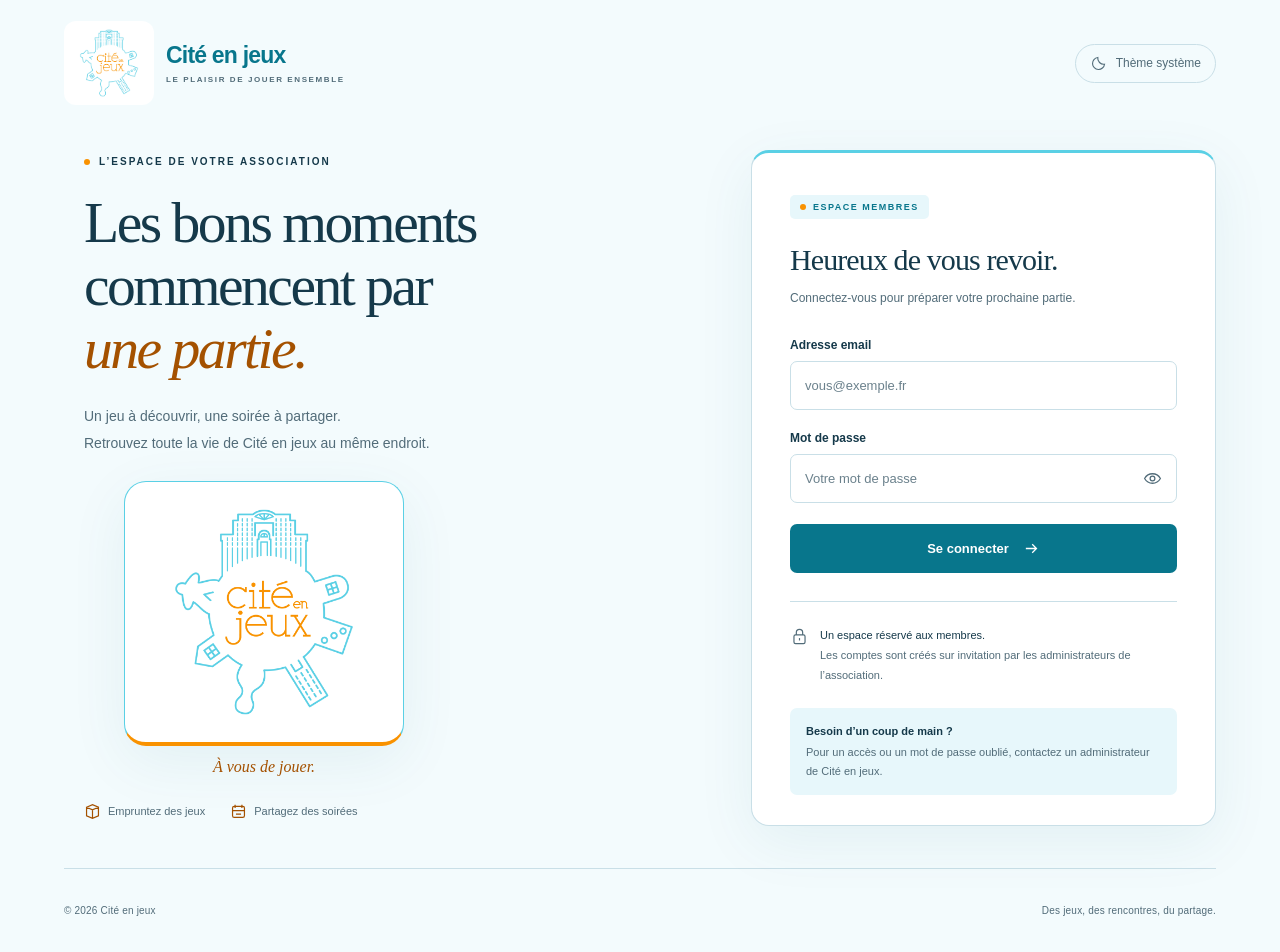
<file: front end/index.html>
<!doctype html>
<html lang="fr">
  <head>
    <meta charset="utf-8">
    <meta name="viewport" content="width=device-width, initial-scale=1">
    <meta name="color-scheme" content="light dark">
    <meta name="theme-color" content="#f3fbfd">
    <meta name="description" content="Connectez-vous à l’espace des membres de Cité en jeux.">
    <title>Connexion · Cité en jeux</title>
    <link rel="icon" href="./logo_cej.png" type="image/png">
    <link rel="stylesheet" href="./styles.css">
    <script src="./login.js" type="module"></script>
  </head>
  <body>
    <div class="page-shell">
      <header class="site-header">
        <a class="brand" href="./" aria-label="Cité en jeux — accueil">
          <img class="brand-logo" src="./logo_cej.png" width="3543" height="3288" alt="">
          <span>Cité en jeux<span class="brand-caption">LE PLAISIR DE JOUER ENSEMBLE</span></span>
        </a>
        <button class="theme-toggle" id="theme-toggle" type="button" aria-label="Changer le thème" hidden>
          <svg viewBox="0 0 24 24" fill="none" stroke="currentColor" stroke-width="1.6" aria-hidden="true"><path d="M20.5 13A8.5 8.5 0 0 1 11 3.5 8.5 8.5 0 1 0 20.5 13Z"/></svg>
          <span id="theme-label">Thème système</span>
        </button>
      </header>

      <main id="main" class="login-layout">
        <section class="welcome" aria-labelledby="welcome-title">
          <p class="eyebrow"><span></span> L’ESPACE DE VOTRE ASSOCIATION</p>
          <h1 id="welcome-title">Les bons moments<br>commencent par<br><em>une partie.</em></h1>
          <p class="welcome-copy">Un jeu à découvrir, une soirée à partager.<br>Retrouvez toute la vie de Cité en jeux au même endroit.</p>

          <div class="association-visual" aria-hidden="true">
            <img src="./logo_cej.png" width="3543" height="3288" alt="">
            <p>À vous de jouer.</p>
          </div>

          <div class="features"><span><svg viewBox="0 0 20 20" fill="none" stroke="currentColor" stroke-width="1.4" aria-hidden="true"><path d="m3 5 7-3 7 3v10l-7 3-7-3zM3 5l7 3 7-3M10 8v10"/></svg> Empruntez des jeux</span><span><svg viewBox="0 0 20 20" fill="none" stroke="currentColor" stroke-width="1.4" aria-hidden="true"><rect x="3" y="4" width="14" height="13" rx="2"/><path d="M6 2v4m8-4v4M3 9h14m-10 4h6"/></svg> Partagez des soirées</span></div>
        </section>

        <section class="login-card" aria-labelledby="login-title">
          <div class="member-label"><span></span> ESPACE MEMBRES</div>
          <h2 id="login-title">Heureux de vous revoir.</h2>
          <p class="login-intro">Connectez-vous pour préparer votre prochaine partie.</p>

          <form id="login-form" action="/api/auth/login" method="post">
            <div class="field">
              <label for="email">Adresse email</label>
              <input id="email" name="email" type="email" autocomplete="username" inputmode="email" autocapitalize="none" spellcheck="false" placeholder="vous@exemple.fr" required aria-describedby="email-error">
              <p class="field-error" id="email-error" hidden></p>
            </div>
            <div class="field">
              <label for="password">Mot de passe</label>
              <div class="password-field">
                <input id="password" name="password" type="password" autocomplete="current-password" placeholder="Votre mot de passe" required aria-describedby="password-error">
                <button id="password-toggle" class="password-toggle" type="button" aria-label="Afficher le mot de passe" aria-controls="password" aria-pressed="false" hidden><svg viewBox="0 0 24 24" fill="none" stroke="currentColor" stroke-width="1.6" aria-hidden="true"><path d="M2 12s3.5-6 10-6 10 6 10 6-3.5 6-10 6S2 12 2 12Z"/><circle cx="12" cy="12" r="3"/></svg></button>
              </div>
              <p class="field-error" id="password-error" hidden></p>
            </div>
            <div class="form-message" id="form-message" role="alert" hidden></div>
            <button class="submit-button" id="submit-button" type="submit"><span>Se connecter</span><svg viewBox="0 0 24 24" fill="none" stroke="currentColor" stroke-width="1.8" aria-hidden="true"><path d="M4 12h15m-6-6 6 6-6 6"/></svg></button>
            <noscript><p class="help-copy">Activez JavaScript pour utiliser cette page de connexion.</p></noscript>
          </form>

          <div class="invitation-note"><svg viewBox="0 0 24 24" fill="none" stroke="currentColor" stroke-width="1.5" aria-hidden="true"><rect x="5" y="10" width="14" height="11" rx="2"/><path d="M8 10V7a4 4 0 0 1 8 0v3"/><path d="M12 14v3"/></svg><p>Un espace réservé aux membres.<br><span>Les comptes sont créés sur invitation par les administrateurs de l’association.</span></p></div>
          <div class="help-note"><strong>Besoin d’un coup de main ?</strong><p>Pour un accès ou un mot de passe oublié, contactez un administrateur de Cité en jeux.</p></div>
        </section>
      </main>
      <footer><span>© <span id="year">2026</span> Cité en jeux</span><span>Des jeux, des rencontres, du partage.</span></footer>
    </div>
  </body>
</html>
</file>
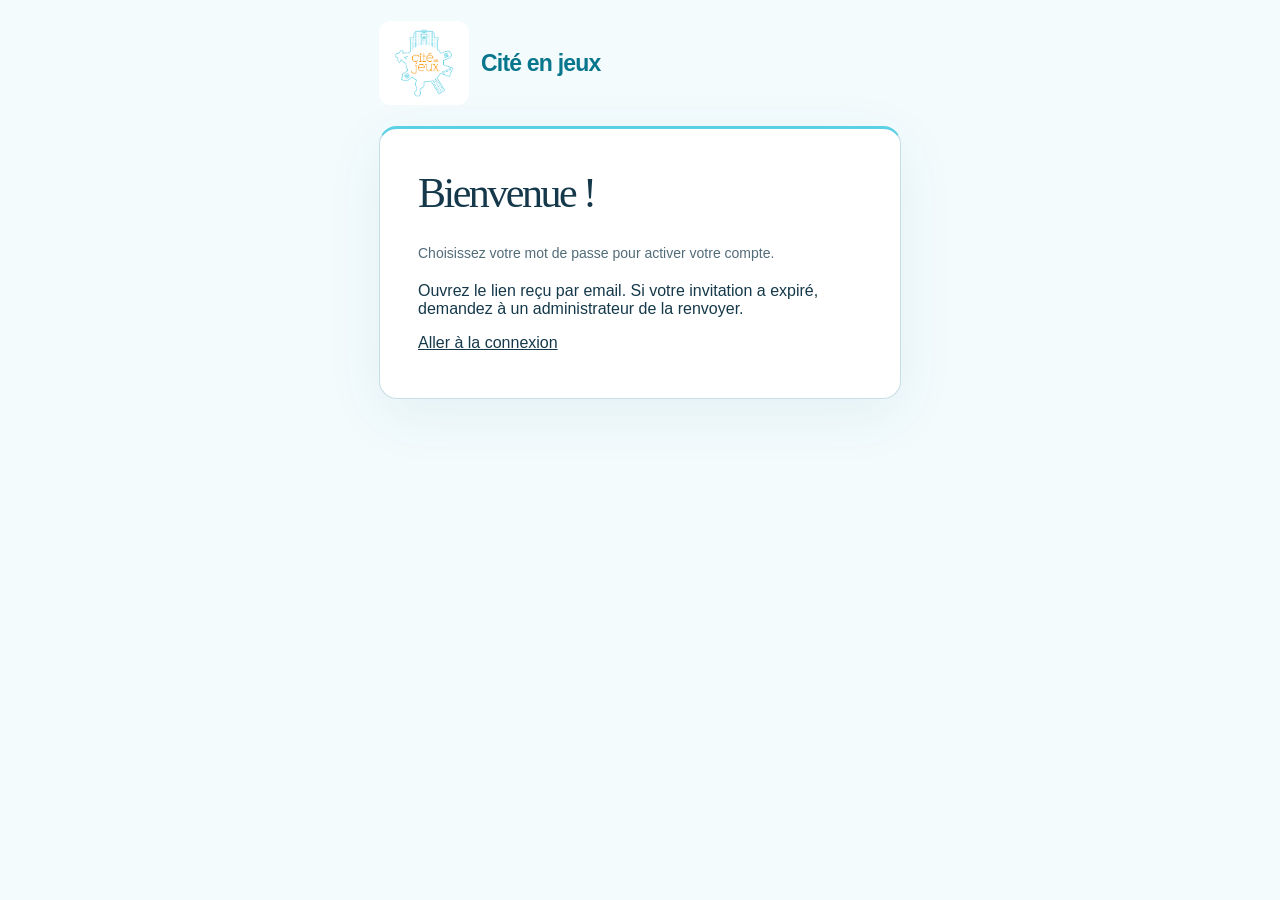
<file: front end/activate.html>
<!doctype html>
<html lang="fr"><head>
  <meta charset="utf-8"><meta name="viewport" content="width=device-width, initial-scale=1"><meta name="referrer" content="no-referrer">
  <meta name="color-scheme" content="light dark"><meta name="theme-color" content="#f3fbfd">
  <title>Activer mon compte · Cité en jeux</title><link rel="icon" href="./logo_cej.png" type="image/png">
  <link rel="stylesheet" href="./styles.css"><script src="./activate.js" type="module"></script>
</head><body><div class="page-shell activation-shell">
  <header class="site-header"><a class="brand" href="/"><img class="brand-logo" src="./logo_cej.png" width="3543" height="3288" alt=""><span>Cité en jeux</span></a></header>
  <main class="login-card"><h1>Bienvenue !</h1><p class="welcome-copy">Choisissez votre mot de passe pour activer votre compte.</p>
    <form id="activation-form" method="post" action="/api/invitations/activate">
      <div class="field"><label for="new-password">Mot de passe (6 caractères minimum)</label><input id="new-password" type="password" autocomplete="new-password" minlength="6" required></div>
      <div class="field"><label for="confirm-password">Confirmez le mot de passe</label><input id="confirm-password" type="password" autocomplete="new-password" minlength="6" required></div>
      <button class="submit-button" id="activate-submit" type="submit">Activer mon compte</button>
    </form>
    <p id="activation-status" role="status" aria-live="polite"></p>
    <p><a href="/">Aller à la connexion</a></p>
  </main>
</div></body></html>
</file>
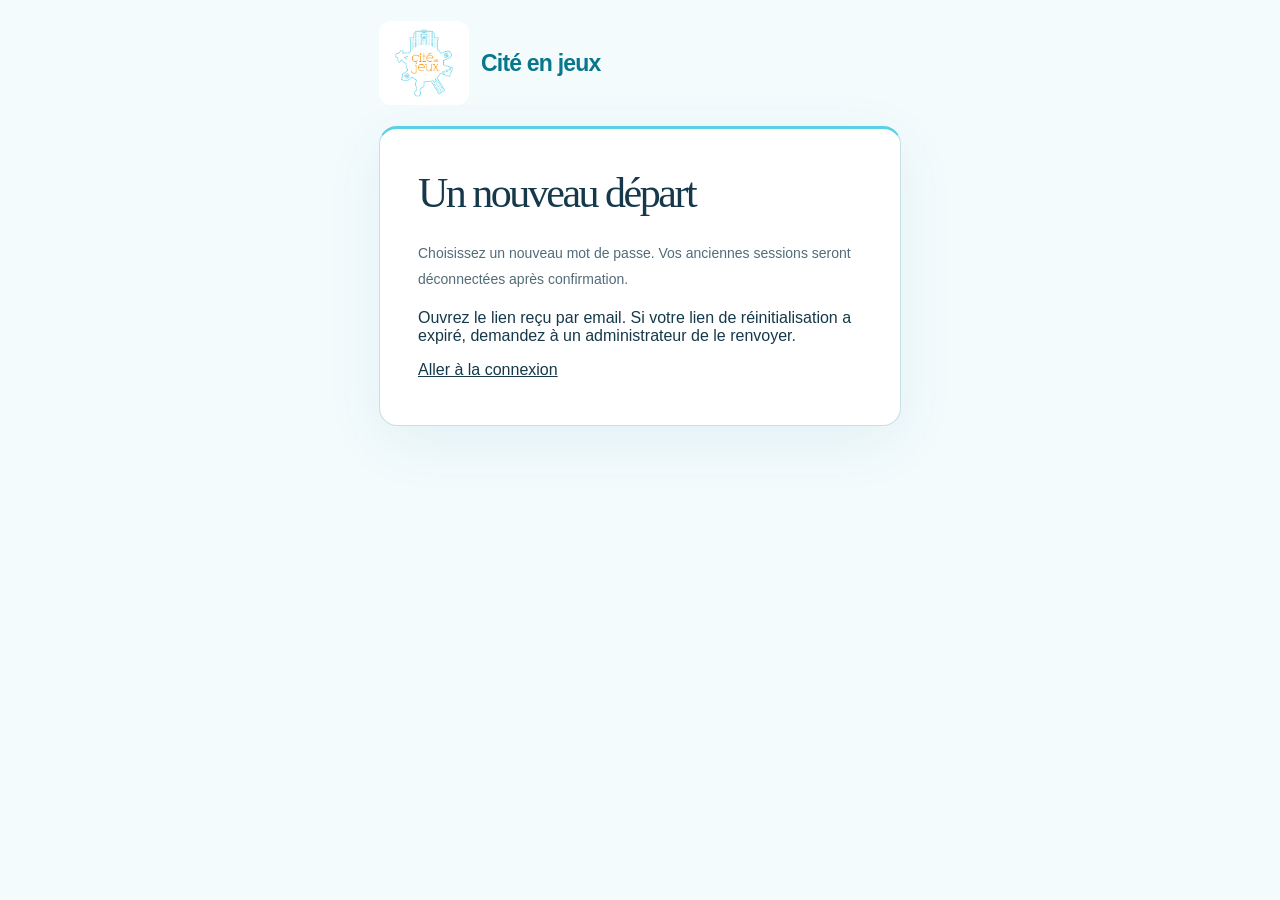
<file: front end/reset-password.html>
<!doctype html>
<html lang="fr"><head>
  <meta charset="utf-8"><meta name="viewport" content="width=device-width, initial-scale=1"><meta name="referrer" content="no-referrer">
  <meta name="color-scheme" content="light dark"><meta name="theme-color" content="#f3fbfd">
  <title>Réinitialiser mon mot de passe · Cité en jeux</title><link rel="icon" href="./logo_cej.png" type="image/png">
  <link rel="stylesheet" href="./styles.css"><script src="./reset-password.js" type="module"></script>
</head><body><div class="page-shell activation-shell">
  <header class="site-header"><a class="brand" href="/"><img class="brand-logo" src="./logo_cej.png" width="3543" height="3288" alt=""><span>Cité en jeux</span></a></header>
  <main class="login-card"><h1>Un nouveau départ</h1><p class="welcome-copy">Choisissez un nouveau mot de passe. Vos anciennes sessions seront déconnectées après confirmation.</p>
    <form id="activation-form" method="post" action="/api/password-reset/confirm">
      <div class="field"><label for="new-password">Mot de passe (6 caractères minimum)</label><input id="new-password" type="password" autocomplete="new-password" minlength="6" required></div>
      <div class="field"><label for="confirm-password">Confirmez le mot de passe</label><input id="confirm-password" type="password" autocomplete="new-password" minlength="6" required></div>
      <button class="submit-button" id="activate-submit" type="submit">Réinitialiser mon mot de passe</button>
    </form>
    <p id="activation-status" role="status" aria-live="polite"></p>
    <p><a href="/">Aller à la connexion</a></p>
  </main>
</div></body></html>
</file>
<file: front end/styles.css>
:root{font-family:Arial,Helvetica,sans-serif;color-scheme:light;--brand-blue:#5ad0e5;--brand-orange:#f99200;--orange-text:#a45100;--button-text:#ffffff;--bg:#f3fbfd;--surface:#ffffff;--text:#15394a;--muted:#526c79;--border:#c9dfe7;--accent:#08768c;--accent-hover:#065c70;--soft:#e7f7fb;--error:#a33030;--error-bg:#fff1ee;--shadow:0 16px 60px #12607812; background:var(--bg);color:var(--text)}
:root[data-theme="dark"]{color-scheme:dark;--orange-text:#ffb34d;--button-text:#102c3a;--bg:#101f2b;--surface:#172d3b;--text:#edf9fc;--muted:#b2cbd5;--border:#3b5969;--accent:#5ad0e5;--accent-hover:#93e2ef;--soft:#203e50;--error:#ffb5a9;--error-bg:#452e2b;--shadow:0 16px 60px #0002}
@media(prefers-color-scheme:dark){:root:not([data-theme="light"]){color-scheme:dark;--orange-text:#ffb34d;--button-text:#102c3a;--bg:#101f2b;--surface:#172d3b;--text:#edf9fc;--muted:#b2cbd5;--border:#3b5969;--accent:#5ad0e5;--accent-hover:#93e2ef;--soft:#203e50;--error:#ffb5a9;--error-bg:#452e2b;--shadow:0 16px 60px #0002}}
*{box-sizing:border-box}body{margin:0}button,input{font:inherit}button,a,input{-webkit-tap-highlight-color:transparent}button{cursor:pointer}button:disabled{cursor:wait;opacity:.7}a{color:inherit}button:focus-visible,a:focus-visible{outline:3px solid var(--accent);outline-offset:5px}[hidden]{display:none!important}.page-shell{max-width:1400px;margin:auto;padding:0 64px}.site-header{height:126px;display:flex;align-items:center;justify-content:space-between}.brand{display:inline-flex;align-items:center;gap:12px;text-decoration:none;font-size:23px;font-weight:700;letter-spacing:-.8px}.brand-caption{display:block;font-size:8px;letter-spacing:1.6px;font-weight:600;margin-top:6px;color:var(--muted)}.theme-toggle{display:flex;align-items:center;gap:9px;border:1px solid var(--border);background:transparent;color:var(--muted);border-radius:50px;padding:10px 14px;font-size:12px}.theme-toggle:hover{background:var(--soft)}.theme-toggle svg{width:17px;height:17px}.login-layout{display:grid;grid-template-columns:1fr 465px;gap:70px;align-items:center;min-height:calc(100svh - 210px);padding:24px 0 42px}.welcome{padding:0 0 0 20px}.eyebrow{font-size:10px;font-weight:700;letter-spacing:2px;display:flex;align-items:center;gap:9px;margin:0 0 25px}.eyebrow>span,.member-label>span{display:block;width:6px;height:6px;background:#f99200;border-radius:50%}h1{font-family:Georgia,'Times New Roman',serif;font-size:clamp(40px,4.5vw,65px);font-weight:400;line-height:1.09;letter-spacing:-2.5px;margin:0}h1 em{color:var(--orange-text);font-weight:400}.welcome-copy{font-size:14px;line-height:1.9;color:var(--muted);margin:23px 0 0}.features{display:flex;gap:25px;margin-top:27px;color:var(--muted);font-size:11px}.features>span{display:flex;align-items:center;gap:7px}.features svg{width:17px;height:17px}.login-card{background:var(--surface);border:1px solid var(--border);border-radius:18px;padding:42px 38px 30px;box-shadow:var(--shadow)}.member-label{display:inline-flex;align-items:center;gap:7px;padding:7px 10px;background:var(--soft);border-radius:5px;font-size:9px;letter-spacing:1.5px;font-weight:700;color:var(--accent)}.login-card h2{font-family:Georgia,'Times New Roman',serif;font-size:30px;line-height:1.2;font-weight:400;letter-spacing:-.9px;margin:23px 0 10px}.login-intro{font-size:12px;color:var(--muted);line-height:1.7;margin:0 0 30px}.field{margin-bottom:21px}.field label{font-size:12px;font-weight:600;display:block;margin:0 0 9px}input{display:block;width:100%;height:49px;background:var(--surface);border:1px solid var(--border);border-radius:7px;padding:0 14px;color:var(--text);font-size:13px;transition:border-color .15s}input::placeholder{color:var(--muted);opacity:.85}input:focus{outline:2px solid var(--accent);outline-offset:2px}input[aria-invalid="true"]{border-color:var(--error)}.password-field{position:relative}.password-field input{padding-right:49px}.password-toggle{position:absolute;right:3px;top:3px;height:43px;width:43px;display:grid;place-items:center;color:var(--muted);background:transparent;border:0;border-radius:5px}.password-toggle:hover{background:var(--soft)}.password-toggle svg{width:19px;height:19px}.field-error{color:var(--error);font-size:12px;line-height:1.5;margin:8px 0 0}.form-message{background:var(--error-bg);color:var(--error);font-size:12px;line-height:1.6;border-radius:7px;padding:12px;margin-bottom:16px}.submit-button{display:flex;align-items:center;justify-content:center;gap:14px;width:100%;height:49px;background:var(--accent);color:var(--button-text);border:0;border-radius:7px;font-size:13px;font-weight:600;margin-top:6px;transition:background .15s,transform .15s}.submit-button:hover{background:var(--accent-hover)}.submit-button:active{transform:translateY(1px)}.submit-button svg{width:17px;height:17px}.invitation-note{display:flex;align-items:flex-start;gap:11px;border-top:1px solid var(--border);padding-top:24px;margin-top:28px}.invitation-note svg{flex-shrink:0;width:19px;height:19px;color:var(--muted);margin-top:1px}.invitation-note p{margin:0;font-size:11px;line-height:1.8;color:var(--text)}.invitation-note p span{color:var(--muted)}.help-note{background:var(--soft);border-radius:7px;padding:14px 16px;margin-top:22px;font-size:11px;line-height:1.7}.help-note strong{font-weight:600}.help-note p{margin:3px 0 0;color:var(--muted)}footer{height:84px;border-top:1px solid var(--border);display:flex;align-items:center;justify-content:space-between;color:var(--muted);font-size:10px;letter-spacing:.2px}
@media(min-width:1450px){.login-layout{gap:125px}}@media(max-width:1050px){.page-shell{padding:0 32px}.login-layout{grid-template-columns:1fr 420px;gap:30px}.welcome{padding:0}h1{font-size:47px}.features{gap:12px;font-size:10px}.login-card{padding:32px 28px}}@media(max-width:800px){.page-shell{max-width:550px;padding:0 24px}.site-header{height:104px}.brand{font-size:21px}.brand-caption{font-size:7px;letter-spacing:1.2px}.theme-toggle{padding:10px}.theme-toggle span{display:none}.login-layout{display:block;padding:16px 0 36px;min-height:calc(100svh - 175px)}.welcome{padding:0 4px}.eyebrow{font-size:8px;letter-spacing:1.5px;margin-bottom:16px}h1{font-size:43px;letter-spacing:-1.6px}h1 br:nth-of-type(2){display:none}h1 em{white-space:nowrap}.welcome-copy{font-size:12px;margin-top:16px}.association-visual,.features{display:none}.login-card{margin-top:30px;padding:28px 24px}.login-card h2{font-size:28px}footer{height:auto;min-height:71px;gap:14px;font-size:9px}footer span:last-child{text-align:right}}@media(max-width:360px){.page-shell{padding:0 16px}.brand{gap:8px}h1{font-size:37px}.login-card{padding:25px 19px}.login-card h2{font-size:25px}footer{flex-wrap:wrap;justify-content:center;padding:18px 0;gap:8px}}

/* Identité Cité en jeux : fichier original conservé, sans filtre ni recoloration. */
.brand-logo {
  display: block;
  width: 90px;
  height: 84px;
  object-fit: contain;
  background: #fff;
  border-radius: 12px;
  padding: 5px;
  flex-shrink: 0;
}
.brand { color: var(--accent); }
.association-visual {
  width: 280px;
  margin: 24px 0 0 40px;
  text-align: center;
}
.association-visual img {
  display: block;
  width: 100%;
  height: auto;
  background: #fff;
  padding: 16px;
  border-radius: 22px;
  border: 1px solid var(--brand-blue);
  border-bottom: 4px solid var(--brand-orange);
  box-shadow: var(--shadow);
}
.association-visual p {
  color: var(--orange-text);
  font: italic 16px Georgia, serif;
  margin: 12px 0 0;
}
.login-card { border-top: 3px solid var(--brand-blue); }
.features svg { color: var(--orange-text); }
@media (max-width: 1050px) { .association-visual { margin-left: 0; width: 245px; } }
@media (max-width: 800px) { .brand-logo { width: 68px; height: 64px; padding: 3px; } }
@media (max-width: 360px) { .brand-logo { width: 55px; height: 52px; } }

.admin-layout { display: grid; grid-template-columns: minmax(280px, 420px) minmax(0, 1fr); gap: 28px; margin: 28px 0; align-items: start; }
.admin-shell .site-header { flex-wrap: wrap; gap: 12px; height: auto; min-height: 126px; padding: 16px 0; }
.checkbox-field { display: flex; align-items: center; gap: 10px; margin: 0 0 24px; font-size: 14px; }
.checkbox-field input { width: 20px; height: 20px; accent-color: var(--accent); }
.user-row { border-top: 1px solid var(--border); padding: 18px 0; overflow-wrap: anywhere; }
.user-row p { font-size: 13px; line-height: 1.6; color: var(--muted); margin: 6px 0; }
.user-row button, .pagination button { color: var(--accent); background: var(--soft); border: 1px solid var(--border); padding: 10px 12px; border-radius: 7px; }
.pagination { display: flex; flex-wrap: wrap; align-items: center; gap: 12px; margin-top: 16px; font-size: 13px; }
.activation-shell { max-width: 650px; padding-bottom: 40px; }
.activation-shell h1 { font-size: 42px; }
.activation-shell form { margin-top: 26px; }
.admin-link { display: inline-block; margin: 16px 0; font-weight: 600; color: var(--accent); }
@media (max-width: 900px) { .admin-layout { grid-template-columns: 1fr; } }

/* Ludothèque : navigation latérale sur ordinateur, filtres au-dessus sur mobile. */
.library-shell .site-header { flex-wrap: wrap; gap: 12px; height: auto; min-height: 126px; padding: 16px 0; }
.library-heading { display: flex; align-items: center; justify-content: space-between; gap: 24px; margin: 18px 0 38px; }
.bgg-import { border: 1px solid var(--border); border-radius: 12px; padding: 20px; background: var(--soft); margin-bottom: 28px; }
.bgg-import h3 { margin: 0 0 16px; }
.bgg-import > label { font-size: 13px; font-weight: 600; }
.bgg-link-row { display: flex; flex-wrap: wrap; gap: 10px; margin-top: 9px; }
.bgg-link-row input { flex: 1 1 240px; min-width: 0; }
.bgg-credit { display: inline-flex; flex-wrap: wrap; align-items: center; gap: 12px; margin: 12px 0; font-size: 12px; color: var(--accent); }
.bgg-credit img { display: block; width: 160px; height: auto; padding: 8px; background: #fff; border-radius: 5px; }
#bgg-cover-preview { width: 140px; height: 180px; object-fit: contain; display: block; margin: 16px 0; }
#bgg-status { font-size: 13px; line-height: 1.8; }
.library-heading h1 { font-size: 48px; }
.library-heading .eyebrow { margin-bottom: 12px; }
.library-heading .submit-button { width: auto; padding: 0 22px; flex-shrink: 0; }
.library-layout { display: grid; grid-template-columns: 235px minmax(0, 1fr); gap: 32px; margin-bottom: 40px; }
.library-sidebar { background: var(--surface); border: 1px solid var(--border); border-radius: 14px; padding: 20px; align-self: start; }
.library-sidebar h2 { font-size: 17px; margin: 22px 0 10px; }
.help-copy { color: var(--muted); line-height: 1.7; font-size: 12px; }
select, textarea { font: inherit; width: 100%; color: var(--text); background: var(--surface); border: 1px solid var(--border); border-radius: 7px; padding: 12px; }
select:focus-visible, textarea:focus-visible { outline: 2px solid var(--accent); outline-offset: 2px; }
textarea { min-height: 90px; resize: vertical; }
.secondary-button, .catalogue-toolbar button, .dialog-header button { background: var(--soft); color: var(--accent); border: 1px solid var(--border); border-radius: 7px; padding: 11px 14px; font-size: 13px; }
.library-sidebar form > .secondary-button { margin-top: 10px; width: 100%; }
#filter-panel > summary { display: none; cursor: pointer; font-weight: 600; }
.catalogue-toolbar { display: flex; flex-wrap: wrap; gap: 12px; justify-content: space-between; align-items: center; margin-bottom: 18px; }
.catalogue-toolbar [aria-pressed=true] { background: var(--accent); color: var(--button-text); }
.game-grid { display: grid; grid-template-columns: repeat(auto-fill, minmax(205px, 1fr)); gap: 20px; }
.game-card { overflow: hidden; border: 1px solid var(--border); background: var(--surface); border-radius: 14px; }
.game-cover, .cover-placeholder { width: 100%; height: 195px; object-fit: contain; background: var(--soft); padding: 14px; display: block; }
.cover-placeholder { display: grid; place-items: center; font: italic 24px Georgia, serif; color: var(--accent); border-bottom: 3px solid var(--brand-orange); }
.game-card-body { padding: 18px; }
.game-card h2 { margin: 9px 0 12px; font-size: 20px; }
.game-title-button { border: 0; background: transparent; color: var(--text); padding: 0; text-align: left; font: inherit; overflow-wrap: anywhere; }
.game-title-button:hover { text-decoration: underline; text-underline-offset: 3px; }
.game-type { color: var(--orange-text); font-size: 11px; font-weight: 600; letter-spacing: .5px; margin: 0; }
.game-meta { color: var(--muted); font-size: 12px; line-height: 1.7; }
.availability { color: var(--muted); font-size: 12px; line-height: 1.6; }
.availability.available { color: var(--accent); font-weight: 600; }
.compact-list { grid-template-columns: 1fr; }
.compact-list .game-card { display: grid; grid-template-columns: 90px minmax(0, 1fr); align-items: center; }
.compact-list .game-cover, .compact-list .cover-placeholder { height: 125px; font-size: 15px; padding: 8px; }
.compact-list .game-card-body { padding: 12px 18px; }
.compact-list .game-card h2, .compact-list .game-meta, .compact-list .availability { margin: 5px 0; }
dialog { width: min(950px, calc(100% - 32px)); max-height: calc(100svh - 40px); overflow-y: auto; background: var(--surface); color: var(--text); border: 1px solid var(--border); border-top: 3px solid var(--brand-blue); border-radius: 16px; padding: 28px; box-shadow: var(--shadow); }
dialog::backdrop { background: #071d2bb3; }
.dialog-header { display: flex; justify-content: space-between; align-items: center; gap: 20px; margin-bottom: 25px; }
.dialog-header h2 { margin: 0; font: 30px Georgia, serif; overflow-wrap: anywhere; }
.game-intro { display: grid; grid-template-columns: 230px minmax(0, 1fr); gap: 28px; }
.game-intro > .game-cover, .game-intro > .cover-placeholder { height: 290px; border-radius: 10px; }
.game-facts { display: grid; grid-template-columns: minmax(90px, 130px) minmax(0, 1fr); gap: 9px 14px; font-size: 13px; line-height: 1.6; }
.game-facts dt { color: var(--muted); }
.game-facts dd { margin: 0; overflow-wrap: anywhere; white-space: pre-wrap; }
.game-description { line-height: 1.8; white-space: pre-wrap; overflow-wrap: anywhere; font-size: 14px; }
.action-row { display: flex; flex-wrap: wrap; gap: 9px; margin: 22px 0; }
.cover-form { display: grid; grid-template-columns: minmax(0, 1fr); gap: 12px; max-width: 430px; margin: 24px 0; font-size: 13px; }
.cover-form input { height: auto; padding: 10px; }
.copy-card, .audit-event { border: 1px solid var(--border); border-radius: 10px; padding: 18px; margin: 14px 0; overflow-wrap: anywhere; }
.copy-card h4 { margin: 0; font-size: 18px; }
.copy-card p { font-size: 13px; line-height: 1.7; white-space: pre-wrap; }
.copy-card .action-row { margin-bottom: 0; }
.form-grid { display: grid; grid-template-columns: 1fr 1fr; gap: 0 20px; }
.copy-fields { border: 1px solid var(--border); border-radius: 10px; padding: 20px; margin-bottom: 20px; }
.copy-fields legend { font-weight: 600; padding: 0 8px; }
#reason-dialog, #location-dialog { width: min(520px, calc(100% - 32px)); }
#reason-explanation { line-height: 1.8; font-size: 14px; }
#similar-warning, #save-status, #copy-status, #detail-status, #reason-status, #location-status { font-size: 13px; line-height: 1.8; color: var(--orange-text); }
@media (max-width: 1000px) { .library-layout { grid-template-columns: 200px minmax(0, 1fr); gap: 20px; } }
@media (max-width: 800px) {
 .library-heading { align-items: flex-start; flex-direction: column; }
 .library-heading h1 { font-size: 38px; }
 .library-layout { grid-template-columns: 1fr; }
 .library-sidebar { padding: 18px; }
 #filter-panel > summary { display: list-item; }
 #filter-panel[open] > summary { margin-bottom: 20px; }
 .game-grid { grid-template-columns: repeat(auto-fill, minmax(175px, 1fr)); gap: 14px; }
 .compact-list { grid-template-columns: 1fr; }
 .game-intro { grid-template-columns: 1fr; }
 .game-intro > .game-cover, .game-intro > .cover-placeholder { max-width: 270px; height: 245px; margin: auto; }
 .form-grid { grid-template-columns: 1fr; }
 dialog { padding: 20px; }
 .dialog-header h2 { font-size: 25px; }
 .game-facts { grid-template-columns: 100px minmax(0, 1fr); }
}

.member-filters { border-bottom: 1px solid var(--border); padding-bottom: 15px; margin-bottom: 12px; }
.member-filters .action-row { margin: 0; }
#edit-user-dialog { width: min(720px, calc(100% - 32px)); }
#edit-user-status { color: var(--orange-text); line-height: 1.8; font-size: 13px; }
.user-row .action-row { margin: 14px 0 0; }
#user-history-content .audit-event h3 { font-size: 16px; }

/* Accueil connecté */
.home-shell { max-width: 1320px; }
.home-shell .site-header { gap: 20px; }
.home-shell .home-logout { width: auto; margin: 0; display: flex; align-items: center; gap: 15px; }
.home-status:empty { margin: 0; }
.home-status { font-size: 14px; color: var(--muted); }
.home-welcome { display: grid; grid-template-columns: 1.4fr 1fr; align-items: center; gap: 32px; padding: 45px 0 65px; }
.home-welcome h1 { font-size: clamp(38px, 4.8vw, 64px); overflow-wrap: anywhere; }
.home-welcome h1 em { font-style: italic; }
.home-welcome .eyebrow { color: var(--accent); }
.home-intro { color: var(--muted); font-size: 15px; line-height: 1.9; margin: 24px 0; }
.home-primary { display: inline-flex; align-items: center; gap: 26px; background: var(--accent); color: var(--button-text); border-radius: 9px; padding: 17px 22px; font-size: 14px; font-weight: 600; text-decoration: none; }
.home-primary:hover { background: var(--accent-hover); }
.home-visual { position: relative; min-height: 315px; display: grid; place-items: center; isolation: isolate; }
.home-orbit { position: absolute; border-radius: 50%; z-index: -1; }
.orbit-one { width: 300px; height: 300px; background: var(--soft); border: 1px solid var(--border); }
.orbit-two { width: 350px; height: 230px; border: 1px dashed var(--brand-orange); transform: rotate(-25deg); }
.home-logo-paper { width: 225px; height: 245px; background: white; border-radius: 24px; padding: 25px; box-shadow: 0 18px 40px #12607818; transform: rotate(7deg); }
.home-logo-paper img { width: 100%; height: 100%; object-fit: contain; }
.home-sticker { position: absolute; bottom: 10px; right: 12%; padding: 13px 20px; background: var(--brand-orange); color: #15394a; border: 3px solid var(--bg); border-radius: 30px; transform: rotate(-7deg); font-weight: 700; font-size: 13px; }
.home-section-heading { display: flex; align-items: center; justify-content: space-between; gap: 20px; margin-bottom: 25px; }
.home-section-heading .eyebrow { margin-bottom: 12px; font-size: 9px; color: var(--muted); }
.home-section-heading h2 { font: 30px Georgia, serif; letter-spacing: -.7px; margin: 0; }
.home-role { font-size: 11px; color: var(--accent); background: var(--soft); padding: 9px 14px; border: 1px solid var(--border); border-radius: 30px; white-space: nowrap; }
.home-cards { display: grid; grid-template-columns: repeat(auto-fit, minmax(min(100%, 270px), 1fr)); gap: 20px; }
.home-card { display: flex; flex-direction: column; padding: 28px; border: 1px solid var(--border); border-radius: 16px; background: var(--surface); color: var(--text); text-decoration: none; transition: transform .18s, box-shadow .18s, border-color .18s; }
.home-card:hover { transform: translateY(-4px); box-shadow: var(--shadow); border-color: var(--accent); }
.home-card-icon { width: 56px; height: 56px; display: grid; place-items: center; background: var(--soft); color: var(--accent); border-radius: 16px; margin-bottom: 22px; }
.home-card-icon svg { width: 32px; height: 32px; }
.home-card-orange .home-card-icon { color: var(--orange-text); background: color-mix(in srgb, var(--brand-orange) 12%, var(--surface)); }
.home-card h3 { font-size: 19px; letter-spacing: -.4px; margin: 0 0 10px; }
.home-card p { color: var(--muted); font-size: 13px; line-height: 1.8; margin: 0 0 25px; max-width: 48ch; }
.home-card-action { display: flex; justify-content: space-between; align-items: center; gap: 12px; margin-top: auto; padding-top: 18px; border-top: 1px solid var(--border); color: var(--accent); font-size: 12px; font-weight: 700; }
.home-card-action > span { font-size: 20px; }
.home-membership { display: flex; align-items: center; gap: 18px; padding: 24px; border: 1px solid var(--border); border-radius: 14px; margin: 28px 0 45px; }
.home-membership-mark { display: grid; place-items: center; width: 37px; height: 37px; flex-shrink: 0; border-radius: 50%; background: var(--soft); color: var(--accent); }
.home-membership h2 { margin: 0 0 7px; font-size: 14px; }
.home-membership p { margin: 0; color: var(--muted); font-size: 12px; line-height: 1.7; }
.home-membership-note { margin-left: auto; max-width: 220px; font-size: 11px; line-height: 1.8; color: var(--muted); }
@media(max-width: 800px) {
 .home-shell .site-header { flex-wrap: wrap; height: auto; min-height: 108px; padding: 20px 0; }
 .home-shell .home-logout { font-size: 11px; padding: 10px 12px; }
 .home-welcome { grid-template-columns: 1fr; gap: 20px; padding: 30px 0 45px; }
 .home-visual { min-height: 235px; }
 .home-logo-paper { width: 160px; height: 180px; padding: 15px; }
 .orbit-one { width: 215px; height: 215px; }
 .orbit-two { width: 275px; height: 175px; }
 .home-sticker { right: 12%; bottom: 0; font-size: 11px; }
 .home-section-heading { align-items: flex-start; flex-direction: column; gap: 14px; }
 .home-section-heading h2 { font-size: 26px; }
 .home-card { padding: 24px; }
 .home-membership { flex-wrap: wrap; padding: 20px; gap: 12px; }
 .home-membership > div { flex: 1; }
 .home-membership-note { margin-left: 49px; max-width: none; }
}
@media(prefers-reduced-motion: reduce) { .home-card { transition: none; } .home-card:hover { transform: none; } }
</file>
